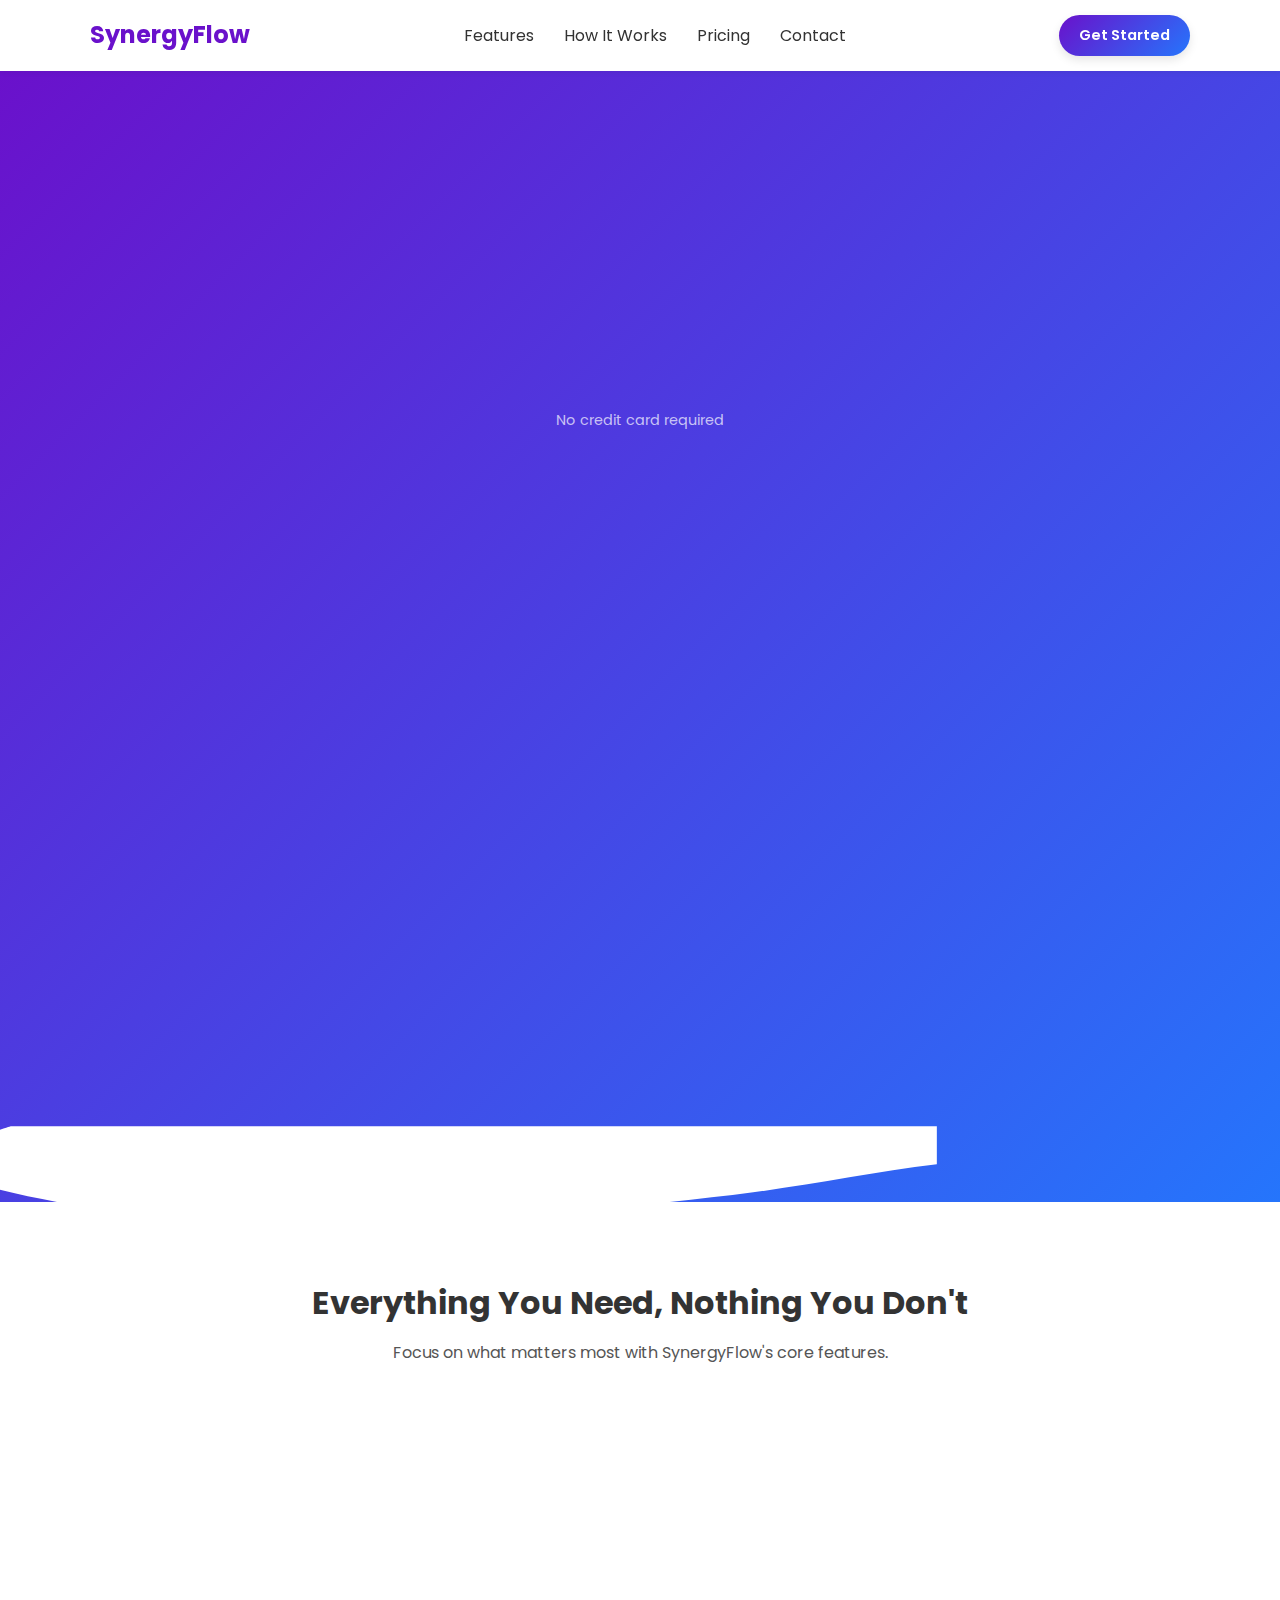
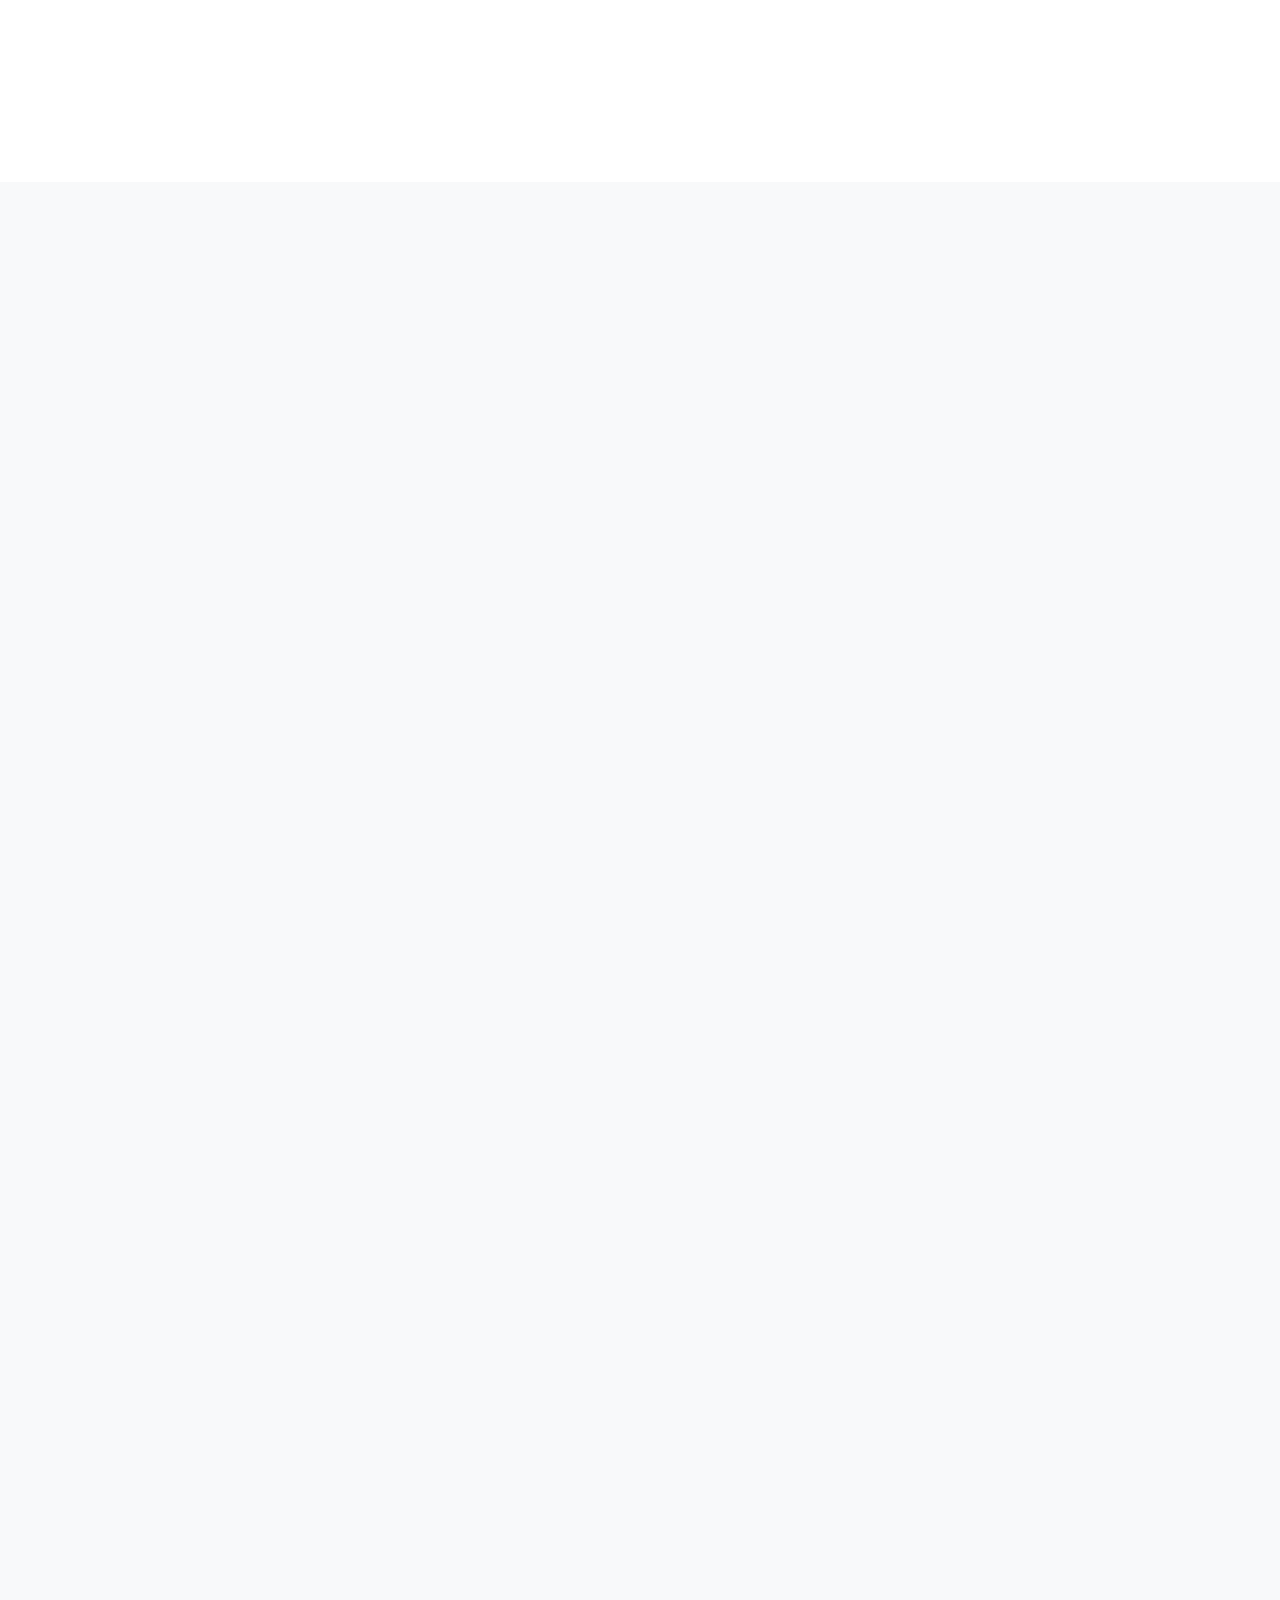
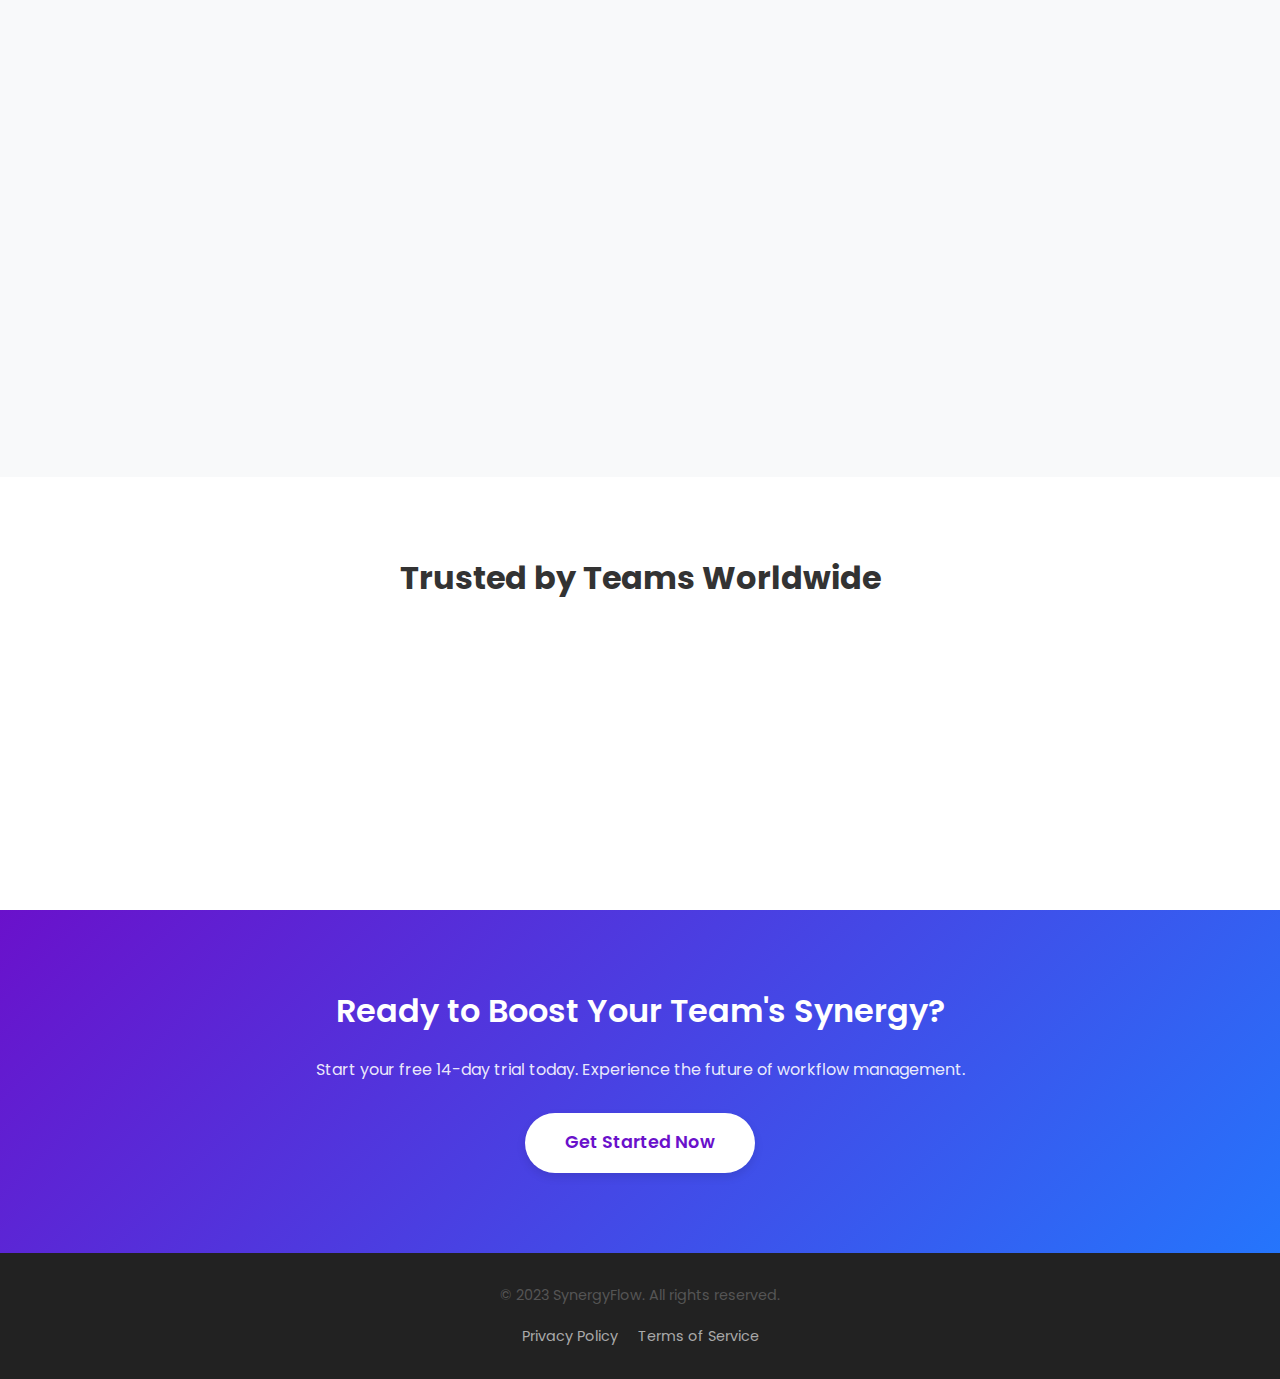
<file: index.html>
<!DOCTYPE html>
<html lang="en">
<head>
    <meta charset="UTF-8">
    <meta name="viewport" content="width=device-width, initial-scale=1.0">
    <title>SynergyFlow - Streamline Your Workflow</title>
    <link rel="stylesheet" href="css/style.css">
    <!-- Optional: Add Google Fonts -->
    <link rel="preconnect" href="https://fonts.googleapis.com">
    <link rel="preconnect" href="https://fonts.gstatic.com" crossorigin>
    <link href="https://fonts.googleapis.com/css2?family=Poppins:wght@300;400;600;700&display=swap" rel="stylesheet">
    <!-- Optional: Add an icon library like Font Awesome -->
    <!-- <link rel="stylesheet" href="https://cdnjs.cloudflare.com/ajax/libs/font-awesome/6.0.0/css/all.min.css"> -->
</head>
<body>

    <header class="site-header">
        <div class="container">
            <nav class="main-nav">
                <a href="#" class="logo">SynergyFlow</a>
                <ul>
                    <li><a href="#features">Features</a></li>
                    <li><a href="#how-it-works">How It Works</a></li>
                    <li><a href="pricing.html">Pricing</a></li>
                    <li><a href="contact.html">Contact</a></li>
                </ul>
                <a href="#" class="cta-button nav-cta">Get Started</a>
            </nav>
        </div>
    </header>

    <main>
        <!-- Hero Section -->
        <section id="hero" class="hero-section">
            <div class="container hero-content">
                <div class="hero-text">
                    <h1 class="animate-on-load">Unlock Peak Productivity</h1>
                    <p class="animate-on-load delay-1">SynergyFlow helps teams collaborate seamlessly, manage tasks efficiently, and achieve goals faster. All in one intuitive platform.</p>
                    <a href="pricing.html" class="cta-button hero-cta animate-on-load delay-2">Try Free for 14 Days</a>
                    <span>No credit card required</span>
                </div>
                <div class="hero-image animate-on-load delay-3">
                    <!-- Placeholder: Replace with your product screenshot/illustration -->
                    <img src="images/hero-image.png" alt="SynergyFlow dashboard illustration" >
                </div>
            </div>
             <div class="custom-shape-divider-bottom-1701111447">
                <svg data-name="Layer 1" xmlns="http://www.w3.org/2000/svg" viewBox="0 0 1200 120" preserveAspectRatio="none">
                    <path d="M321.39,56.44c58-10.79,114.16-30.13,172-41.86,82.39-17.34,168.64-28.34,254.44-39.44,49.3-6.48,98.67-7.51,148.45-8.33,21.11-.34,42.29.38,63.11,1.56,11.53.67,23.06,1.63,34.49,2.83,15.21,1.61,30.42,3.57,45.33,5.89,14.91,2.32,29.83,4.95,44.49,7.87,20.19,4.06,40.27,8.93,59.64,14.44,19.6,5.57,38.42,11.96,56.11,19.07,17.71,7.11,34.79,15.13,50.89,23.84,10.08,5.45,19.6,11.43,28.73,17.82,1.83,1.28,3.61,2.6,5.32,3.95l-1.79.13C1188.74,113.64,1188.74,113.64,1188.74,113.64c-11.81,0-23.63,0-35.44,0H321.39Z" class="shape-fill"></path>
                </svg>
            </div>
        </section>

        <!-- Features Section -->
        <section id="features" class="features-section">
            <div class="container">
                <h2 class="section-title">Everything You Need, Nothing You Don't</h2>
                <p class="section-subtitle">Focus on what matters most with SynergyFlow's core features.</p>
                <div class="features-grid">
                    <div class="feature-item animate-on-scroll fade-in">
                        <!-- Replace with actual icon -->
                        <div class="feature-icon">🚀</div>
                        <h3>Real-time Collaboration</h3>
                        <p>Work together on documents, tasks, and projects simultaneously.</p>
                    </div>
                    <div class="feature-item animate-on-scroll fade-in">
                         <!-- Replace with actual icon -->
                        <div class="feature-icon">✅</div>
                        <h3>Smart Task Management</h3>
                        <p>Organize, assign, and track tasks with intuitive boards and lists.</p>
                    </div>
                    <div class="feature-item animate-on-scroll fade-in">
                         <!-- Replace with actual icon -->
                        <div class="feature-icon">📊</div>
                        <h3>Insightful Analytics</h3>
                        <p>Gain valuable insights into team performance and project progress.</p>
                    </div>
                </div>
            </div>
        </section>

        <!-- How It Works / Showcase Section -->
        <section id="how-it-works" class="showcase-section">
            <div class="container">
                 <div class="showcase-item animate-on-scroll slide-in-left">
                    <div class="showcase-image">
                        <img src="images/feature-icon-1.svg" alt="Illustration for step 1">
                    </div>
                    <div class="showcase-text">
                        <h2>1. Set Up Your Workspace</h2>
                        <p>Create projects, invite your team members, and customize your workflow in minutes.</p>
                    </div>
                </div>
                 <div class="showcase-item alt-layout animate-on-scroll slide-in-right">
                     <div class="showcase-text">
                        <h2>2. Collaborate & Organize</h2>
                        <p>Assign tasks, share files, communicate in context, and keep everything organized.</p>
                    </div>
                     <div class="showcase-image">
                        <img src="images/feature-icon-2.svg" alt="Illustration for step 2">
                    </div>
                </div>
                 <div class="showcase-item animate-on-scroll slide-in-left">
                    <div class="showcase-image">
                        <img src="images/feature-icon-3.svg" alt="Illustration for step 3">
                    </div>
                    <div class="showcase-text">
                        <h2>3. Track & Achieve</h2>
                        <p>Monitor progress with visual dashboards and reports. Celebrate milestones together.</p>
                    </div>
                </div>
            </div>
        </section>

        <!-- Testimonials Section (Example) -->
        <section id="testimonials" class="testimonials-section">
            <div class="container">
                 <h2 class="section-title">Trusted by Teams Worldwide</h2>
                 <div class="testimonial-grid">
                     <div class="testimonial-item animate-on-scroll fade-in">
                         <blockquote>"SynergyFlow revolutionized how our team works. We're more organized and productive than ever before!"</blockquote>
                         <p class="author">- Jane Doe, Project Manager @ TechCorp</p>
                     </div>
                      <div class="testimonial-item animate-on-scroll fade-in">
                         <blockquote>"The simplicity and power of SynergyFlow are unmatched. It integrated perfectly into our existing processes."</blockquote>
                         <p class="author">- John Smith, CEO @ Innovate Solutions</p>
                     </div>
                 </div>
            </div>
        </section>

         <!-- Call to Action Section -->
        <section id="cta" class="cta-section">
            <div class="container">
                <h2>Ready to Boost Your Team's Synergy?</h2>
                <p>Start your free 14-day trial today. Experience the future of workflow management.</p>
                <a href="#" class="cta-button cta-main">Get Started Now</a>
            </div>
        </section>
        

    </main>

    <footer class="site-footer-bottom">
        <div class="container">
            <p>© 2023 SynergyFlow. All rights reserved.</p>
            <ul class="footer-links">
                <li><a href="#">Privacy Policy</a></li>
                <li><a href="#">Terms of Service</a></li>
            </ul>
        </div>
    </footer>

    <script src="js/script.js"></script>
</body>
</html>
</file>
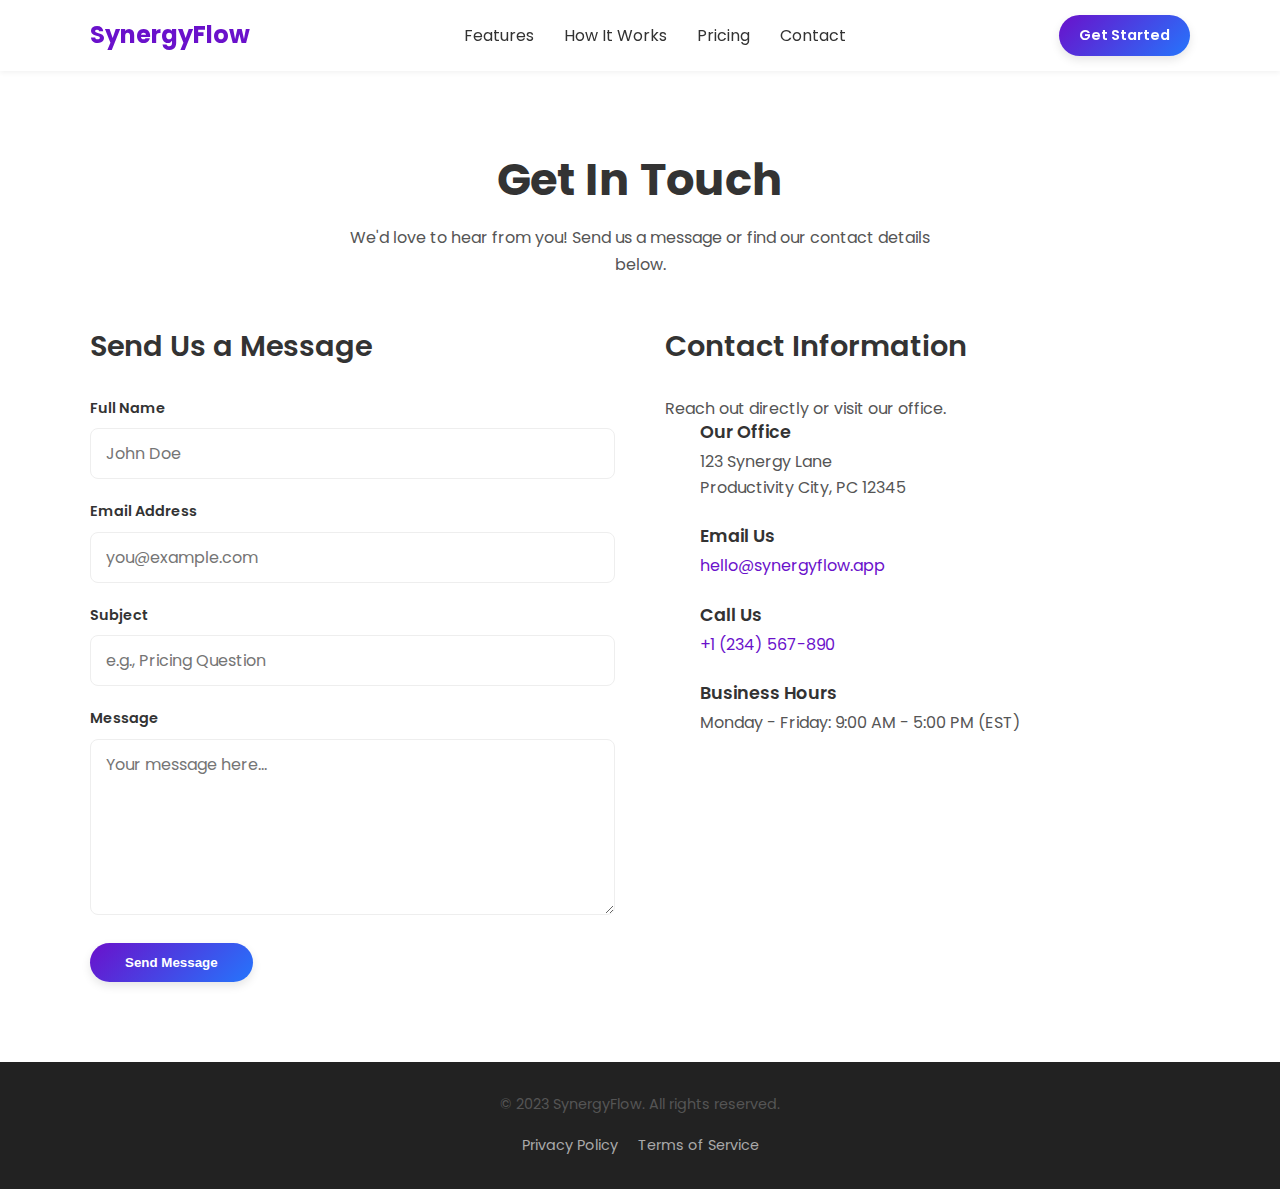
<file: contact.html>
<!DOCTYPE html>
<html lang="en">
<head>
    <meta charset="UTF-8">
    <meta name="viewport" content="width=device-width, initial-scale=1.0">
    <title>Contact Us - SynergyFlow</title>
    <link rel="stylesheet" href="css/style.css">
    <!-- Optional: Add Google Fonts -->
    <link rel="preconnect" href="https://fonts.googleapis.com">
    <link rel="preconnect" href="https://fonts.gstatic.com" crossorigin>
    <link href="https://fonts.googleapis.com/css2?family=Poppins:wght@300;400;600;700&display=swap" rel="stylesheet">
     <!-- Optional: Add icon library if using icons for contact info -->
    <!-- <link rel="stylesheet" href="https://cdnjs.cloudflare.com/ajax/libs/font-awesome/6.0.0/css/all.min.css"> -->
</head>
<body>

    <header class="site-header">
        <div class="container">
             <!-- === PASTE THE UPDATED <nav> FROM STEP 1 HERE === -->
             <nav class="main-nav">
                <a href="index.html" class="logo">SynergyFlow</a>
                <ul>
                    <li><a href="index.html#features">Features</a></li>
                    <li><a href="index.html#how-it-works">How It Works</a></li>
                    <li><a href="pricing.html">Pricing</a></li>
                    <li><a href="contact.html">Contact</a></li>
                </ul>
                <a href="contact.html#contact-form-section" class="cta-button nav-cta">Get Started</a>
            </nav>
            <!-- =============================================== -->
        </div>
    </header>

    <main>
        <!-- Contact Section -->
        <section id="contact-form-section" class="contact-section-page">
            <div class="container">
                <h1 class="section-title">Get In Touch</h1>
                <p class="section-subtitle">We'd love to hear from you! Send us a message or find our contact details below.</p>

                <div class="contact-layout">
                    <!-- Contact Form -->
                    <div class="contact-form animate-on-scroll slide-in-left">
                        <h2>Send Us a Message</h2>
                        <form action="#" method="POST"> <!-- Add your form action URL here -->
                            <div class="form-group">
                                <label for="name">Full Name</label>
                                <input type="text" id="name" name="name" placeholder="John Doe" required>
                            </div>
                            <div class="form-group">
                                <label for="email">Email Address</label>
                                <input type="email" id="email" name="email" placeholder="you@example.com" required>
                            </div>
                            <div class="form-group">
                                <label for="subject">Subject</label>
                                <input type="text" id="subject" name="subject" placeholder="e.g., Pricing Question">
                            </div>
                            <div class="form-group">
                                <label for="message">Message</label>
                                <textarea id="message" name="message" rows="6" placeholder="Your message here..." required></textarea>
                            </div>
                            <button type="submit" class="cta-button">Send Message</button>
                        </form>
                    </div>

                    <!-- Contact Information -->
                    <div class="contact-info animate-on-scroll slide-in-right">
                        <h2>Contact Information</h2>
                        <p>Reach out directly or visit our office.</p>

                        <div class="info-item">
                             <!-- Add icon here if desired: <i class="fas fa-map-marker-alt"></i> -->
                            <h4>Our Office</h4>
                            <p>123 Synergy Lane<br>Productivity City, PC 12345</p>
                        </div>

                         <div class="info-item">
                             <!-- Add icon here if desired: <i class="fas fa-envelope"></i> -->
                            <h4>Email Us</h4>
                            <p><a href="mailto:hello@synergyflow.app">hello@synergyflow.app</a></p>
                        </div>

                        <div class="info-item">
                             <!-- Add icon here if desired: <i class="fas fa-phone"></i> -->
                            <h4>Call Us</h4>
                            <p><a href="tel:+1234567890">+1 (234) 567-890</a></p>
                        </div>

                        <div class="info-item">
                             <h4>Business Hours</h4>
                            <p>Monday - Friday: 9:00 AM - 5:00 PM (EST)</p>
                        </div>
                    </div>
                </div>
            </div>
        </section>
         <!-- Optional: Add a map section here if needed -->

    </main>

    <!-- === PASTE THE FOOTER from index.html HERE === -->
     <footer class="site-footer-bottom">
       <div class="container">
            <p>© 2023 SynergyFlow. All rights reserved.</p>
            <ul class="footer-links">
                <li><a href="#">Privacy Policy</a></li>
                <li><a href="#">Terms of Service</a></li>
            </ul>
        </div>
    </footer>
    <!-- ============================================= -->

    <script src="js/script.js"></script>
</body>
</html>
</file>
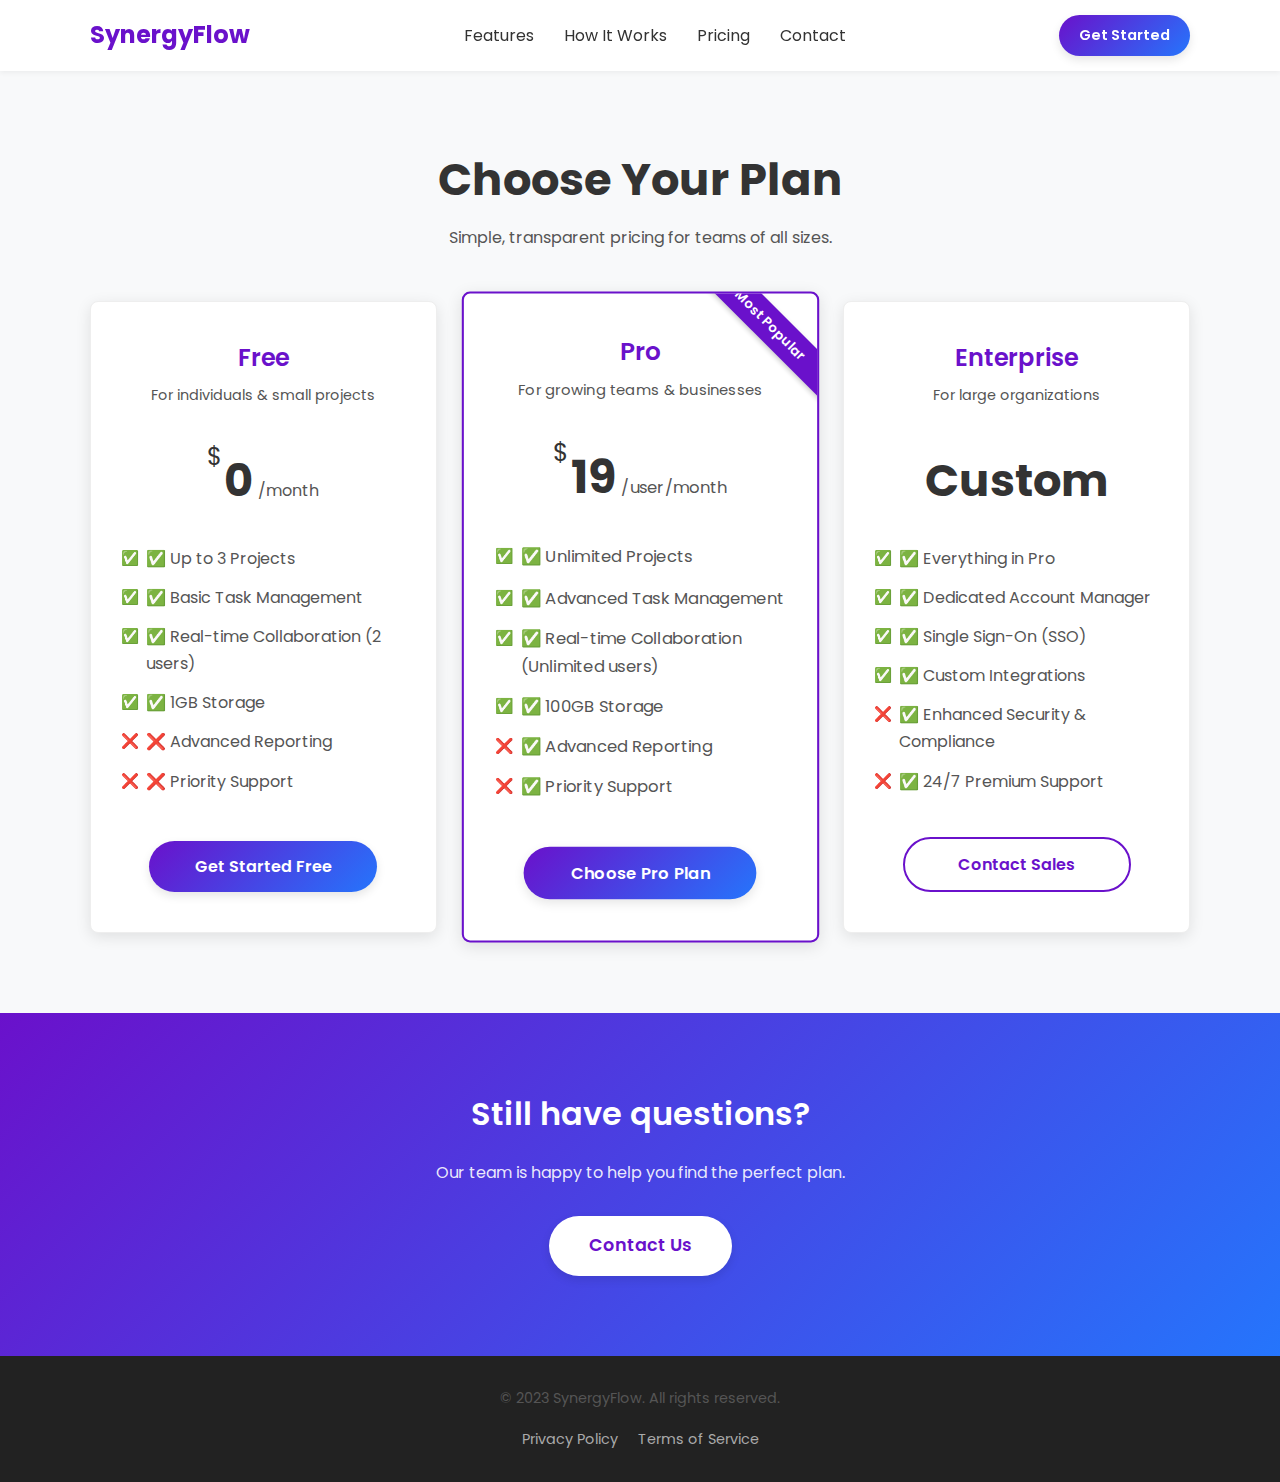
<file: pricing.html>
<!DOCTYPE html>
<html lang="en">
<head>
    <meta charset="UTF-8">
    <meta name="viewport" content="width=device-width, initial-scale=1.0">
    <title>Pricing - SynergyFlow</title>
    <link rel="stylesheet" href="css/style.css">
    <!-- Optional: Add Google Fonts -->
    <link rel="preconnect" href="https://fonts.googleapis.com">
    <link rel="preconnect" href="https://fonts.gstatic.com" crossorigin>
    <link href="https://fonts.googleapis.com/css2?family=Poppins:wght@300;400;600;700&display=swap" rel="stylesheet">
</head>
<body>

    <header class="site-header">
        <div class="container">
            <!-- === PASTE THE UPDATED <nav> FROM STEP 1 HERE === -->
            <nav class="main-nav">
                <a href="index.html" class="logo">SynergyFlow</a>
                <ul>
                    <li><a href="index.html#features">Features</a></li>
                    <li><a href="index.html#how-it-works">How It Works</a></li>
                    <li><a href="pricing.html">Pricing</a></li>
                    <li><a href="contact.html">Contact</a></li>
                </ul>
                <a href="contact.html#contact-form-section" class="cta-button nav-cta">Get Started</a>
            </nav>
             <!-- =============================================== -->
        </div>
    </header>

    <main>
        <!-- Pricing Section -->
        <section id="pricing-details" class="pricing-section-page">
            <div class="container">
                <h1 class="section-title">Choose Your Plan</h1>
                <p class="section-subtitle">Simple, transparent pricing for teams of all sizes.</p>

                <div class="pricing-grid">
                    <!-- Pricing Card 1: Free -->
                    <div class="pricing-card animate-on-scroll fade-in">
                        <h3>Free</h3>
                        <p class="plan-desc">For individuals & small projects</p>
                        <div class="price"><sup>$</sup>0<span>/month</span></div>
                        <ul class="features-list">
                            <li>✅ Up to 3 Projects</li>
                            <li>✅ Basic Task Management</li>
                            <li>✅ Real-time Collaboration (2 users)</li>
                            <li>✅ 1GB Storage</li>
                            <li>❌ Advanced Reporting</li>
                            <li>❌ Priority Support</li>
                        </ul>
                        <a href="#" class="cta-button pricing-cta">Get Started Free</a>
                    </div>

                    <!-- Pricing Card 2: Pro (Highlight) -->
                    <div class="pricing-card popular animate-on-scroll fade-in">
                        <span class="popular-badge">Most Popular</span>
                        <h3>Pro</h3>
                        <p class="plan-desc">For growing teams & businesses</p>
                        <div class="price"><sup>$</sup>19<span>/user/month</span></div>
                         <ul class="features-list">
                            <li>✅ Unlimited Projects</li>
                            <li>✅ Advanced Task Management</li>
                            <li>✅ Real-time Collaboration (Unlimited users)</li>
                            <li>✅ 100GB Storage</li>
                            <li>✅ Advanced Reporting</li>
                            <li>✅ Priority Support</li>
                        </ul>
                        <a href="#" class="cta-button pricing-cta">Choose Pro Plan</a>
                    </div>

                    <!-- Pricing Card 3: Enterprise -->
                    <div class="pricing-card animate-on-scroll fade-in">
                        <h3>Enterprise</h3>
                        <p class="plan-desc">For large organizations</p>
                        <div class="price">Custom</div>
                         <ul class="features-list">
                            <li>✅ Everything in Pro</li>
                            <li>✅ Dedicated Account Manager</li>
                            <li>✅ Single Sign-On (SSO)</li>
                            <li>✅ Custom Integrations</li>
                            <li>✅ Enhanced Security & Compliance</li>
                            <li>✅ 24/7 Premium Support</li>
                        </ul>
                        <a href="contact.html" class="cta-button pricing-cta secondary">Contact Sales</a> <!-- Link to contact -->
                    </div>
                </div>
            </div>
        </section>

        <!-- Optional: Add a CTA Section if desired -->
        <section id="cta" class="cta-section">
             <div class="container">
                <h2>Still have questions?</h2>
                <p>Our team is happy to help you find the perfect plan.</p>
                <a href="contact.html" class="cta-button cta-main">Contact Us</a>
            </div>
        </section>

    </main>

    <!-- === PASTE THE FOOTER from index.html HERE === -->
    <footer class="site-footer-bottom">
       <div class="container">
            <p>© 2023 SynergyFlow. All rights reserved.</p>
            <ul class="footer-links">
                <li><a href="#">Privacy Policy</a></li>
                <li><a href="#">Terms of Service</a></li>
            </ul>
        </div>
    </footer>
    <!-- ============================================= -->


    <script src="js/script.js"></script>
</body>
</html>
</file>
<file: css/style.css>
/* --- Base & Reset --- */
:root {
    --primary-color: #6a11cb;
    /* Deep Purple */
    --secondary-color: #2575fc;
    /* Bright Blue */
    --gradient-bg: linear-gradient(135deg, var(--primary-color) 0%, var(--secondary-color) 100%);
    --text-color: #333;
    --text-light: #555;
    --bg-color: #fff;
    --bg-light-gray: #f8f9fa;
    --border-color: #eee;
    --white: #ffffff;
    --heading-font: 'Poppins', sans-serif;
    --body-font: 'Poppins', sans-serif;
    --base-font-size: 16px;
    --container-width: 1140px;
    --border-radius: 8px;
    --box-shadow: 0 4px 15px rgba(0, 0, 0, 0.1);
    --transition-speed: 0.3s;
}

* {
    box-sizing: border-box;
    margin: 0;
    padding: 0;
}

html {
    scroll-behavior: smooth;
    /* Smooth scrolling for anchor links */
}

body {
    font-family: var(--body-font);
    font-size: var(--base-font-size);
    line-height: 1.7;
    color: var(--text-color);
    background-color: var(--bg-color);
    overflow-x: hidden;
    /* Prevent horizontal scroll */
}

h1,
h2,
h3,
h4,
h5,
h6 {
    font-family: var(--heading-font);
    font-weight: 600;
    line-height: 1.3;
    margin-bottom: 0.75em;
    color: var(--text-color);
}

h1 {
    font-size: 2.8rem;
    font-weight: 700;
}

h2 {
    font-size: 2rem;
}

h3 {
    font-size: 1.4rem;
}

p {
    margin-bottom: 1em;
    color: var(--text-light);
}

a {
    text-decoration: none;
    color: var(--primary-color);
    transition: color var(--transition-speed) ease;
}

a:hover {
    color: var(--secondary-color);
}

img {
    max-width: 100%;
    height: auto;
    display: block;
}

.container {
    max-width: var(--container-width);
    margin: 0 auto;
    padding: 0 20px;
    /* Add padding for smaller screens */
}

/* --- Header & Navigation --- */
.site-header {
    background-color: var(--white);
    padding: 15px 0;
    position: sticky;
    /* Sticky header */
    top: 0;
    left: 0;
    width: 100%;
    z-index: 1000;
    box-shadow: 0 2px 5px rgba(0, 0, 0, 0.05);
}

.main-nav {
    display: flex;
    justify-content: space-between;
    align-items: center;
}

.logo {
    font-size: 1.5rem;
    font-weight: 700;
    color: var(--primary-color);
}

.logo:hover {
    color: var(--secondary-color);
}

.main-nav ul {
    list-style: none;
    display: flex;
    gap: 30px;
}

.main-nav ul li a {
    color: var(--text-color);
    font-weight: 400;
    padding-bottom: 5px;
    position: relative;
}

.main-nav ul li a::after {
    content: '';
    position: absolute;
    bottom: 0;
    left: 0;
    width: 0;
    height: 2px;
    background: var(--gradient-bg);
    transition: width var(--transition-speed) ease;
}

.main-nav ul li a:hover::after {
    width: 100%;
}

/* --- Buttons --- */
.cta-button {
    display: inline-block;
    background: var(--gradient-bg);
    color: var(--white);
    padding: 12px 28px;
    border-radius: 50px;
    /* Pill shape */
    font-weight: 600;
    text-align: center;
    transition: transform var(--transition-speed) ease, box-shadow var(--transition-speed) ease;
    box-shadow: 0 4px 10px rgba(0, 0, 0, 0.1);
    border: none;
    cursor: pointer;
}

.cta-button:hover {
    transform: translateY(-2px);
    box-shadow: 0 6px 15px rgba(0, 0, 0, 0.15);
    color: var(--white);
    /* Keep text white on hover */
}

.nav-cta {
    padding: 8px 20px;
    font-size: 0.9rem;
}

/* --- Hero Section --- */
.hero-section {
    background: var(--gradient-bg);
    color: var(--white);
    padding: 100px 0 150px 0;
    /* More padding bottom for shape */
    text-align: center;
    position: relative;
    overflow: hidden;
    /* Needed for shape divider */
}

.hero-content {
    display: flex;
    flex-direction: column;
    /* Stack text and image on small screens */
    align-items: center;
    gap: 40px;
}

.hero-text {
    max-width: 650px;
    margin-bottom: 30px;
    /* Space before image */
}

.hero-text h1 {
    color: var(--white);
    margin-bottom: 0.5em;
}

.hero-text p {
    color: rgba(255, 255, 255, 0.85);
    font-size: 1.1rem;
    margin-bottom: 1.5em;
}

.hero-cta {
    font-size: 1.1rem;
    padding: 15px 35px;
    margin-bottom: 10px;
}

.hero-text span {
    display: block;
    font-size: 0.9rem;
    color: rgba(255, 255, 255, 0.7);
}

.hero-image img {
    border-radius: var(--border-radius);
    box-shadow: 0 10px 30px rgba(0, 0, 0, 0.2);
    max-width: 80%;
    /* Adjust size */
    margin: 0 auto;
}

/* --- Shape Divider --- */
.custom-shape-divider-bottom-1701111447 {
    position: absolute;
    bottom: 0;
    left: 0;
    width: 100%;
    overflow: hidden;
    line-height: 0;
    transform: rotate(180deg);
}

.custom-shape-divider-bottom-1701111447 svg {
    position: relative;
    display: block;
    width: calc(100% + 1.3px);
    height: 80px;
    /* Adjust height */
}

.custom-shape-divider-bottom-1701111447 .shape-fill {
    fill: var(--bg-color);
    /* Color of the section below */
}

/* --- General Section Styling --- */
.features-section,
.showcase-section,
.testimonials-section,
.cta-section {
    padding: 80px 0;
}

.section-title {
    text-align: center;
    margin-bottom: 15px;
    font-weight: 700;
}

.section-subtitle {
    text-align: center;
    max-width: 600px;
    margin: 0 auto 50px auto;
    color: var(--text-light);
}

/* --- Features Section --- */
.features-section {
    background-color: var(--bg-color);
}

.features-grid {
    display: grid;
    grid-template-columns: repeat(auto-fit, minmax(280px, 1fr));
    gap: 40px;
    margin-top: 50px;
}

.feature-item {
    text-align: center;
    padding: 30px;
    background-color: var(--white);
    border-radius: var(--border-radius);
    box-shadow: var(--box-shadow);
    transition: transform var(--transition-speed) ease;
}

.feature-item:hover {
    transform: translateY(-5px);
}

.feature-icon {
    font-size: 2.5rem;
    /* Adjust if using image/SVG icons */
    margin-bottom: 20px;
    color: var(--primary-color);
    /* If using images: */
    /* width: 60px; height: 60px; margin: 0 auto 20px auto; */
}

.feature-item h3 {
    margin-bottom: 10px;
}

/* --- Showcase Section --- */
.showcase-section {
    background-color: var(--bg-light-gray);
}

.showcase-item {
    display: flex;
    align-items: center;
    gap: 60px;
    margin-bottom: 80px;
}

.showcase-item:last-child {
    margin-bottom: 0;
}

.showcase-image {
    flex: 1;
    text-align: center;
    /* Center image within its container */
}

.showcase-image img {
    max-width: 450px;
    /* Control image size */
    margin: 0 auto;
    border-radius: var(--border-radius);
    box-shadow: var(--box-shadow);
}

.showcase-text {
    flex: 1;
}

.showcase-text h2 {
    font-size: 1.8rem;
    margin-bottom: 15px;
}

/* Alternating Layout */
.showcase-item.alt-layout {
    flex-direction: row-reverse;
}

/* --- Testimonials Section --- */
.testimonials-section {
    background-color: var(--bg-color);
}

.testimonial-grid {
    display: grid;
    grid-template-columns: repeat(auto-fit, minmax(300px, 1fr));
    gap: 30px;
    margin-top: 50px;
}

.testimonial-item {
    background-color: var(--bg-light-gray);
    padding: 30px;
    border-radius: var(--border-radius);
    border-left: 5px solid var(--primary-color);
    box-shadow: 0 2px 8px rgba(0, 0, 0, 0.07);
}

.testimonial-item blockquote {
    font-style: italic;
    margin-bottom: 15px;
    color: var(--text-color);
    position: relative;
    padding-left: 25px;
    /* Space for quote mark */
}

.testimonial-item blockquote::before {
    content: '“';
    font-size: 3rem;
    color: var(--primary-color);
    opacity: 0.3;
    position: absolute;
    left: -10px;
    top: -10px;
    line-height: 1;
}

.testimonial-item .author {
    font-weight: 600;
    color: var(--text-light);
    font-size: 0.9rem;
    margin-bottom: 0;
    text-align: right;
}


/* --- CTA Section --- */
.cta-section {
    background: var(--gradient-bg);
    color: var(--white);
    text-align: center;
}

.cta-section h2 {
    color: var(--white);
}

.cta-section p {
    color: rgba(255, 255, 255, 0.9);
    margin-bottom: 30px;
}

.cta-main {
    background: var(--white);
    color: var(--primary-color);
    font-size: 1.1rem;
    padding: 15px 40px;
}

.cta-main:hover {
    background: #f0f0f0;
    /* Slightly different hover for contrast */
    color: var(--secondary-color);
}


/* --- Footer --- */
.site-footer-bottom {
    background-color: #222;
    /* Darker footer */
    color: #aaa;
    padding: 30px 0;
    text-align: center;
}

.site-footer-bottom .container {
    display: flex;
    flex-direction: column;
    align-items: center;
    gap: 15px;
}

.site-footer-bottom p {
    margin-bottom: 0;
    font-size: 0.9rem;
}

.footer-links {
    list-style: none;
    padding: 0;
    margin: 0;
    display: flex;
    gap: 20px;
}

.footer-links a {
    color: #aaa;
    font-size: 0.9rem;
}

.footer-links a:hover {
    color: var(--white);
}

/* --- Animation Base Styles --- */
/* Initial states for elements that will be animated on scroll */
.animate-on-scroll {
    opacity: 0;
    transition: opacity 0.8s ease-out, transform 0.8s ease-out;
}

.fade-in {
    /* Already has opacity: 0 */
}

.slide-in-left {
    transform: translateX(-80px);
}

.slide-in-right {
    transform: translateX(80px);
}

.slide-in-up {
    /* Example if you want to use this */
    transform: translateY(50px);
}

/* The state when the element becomes visible */
.animate-on-scroll.is-visible {
    opacity: 1;
    transform: translate(0, 0);
    /* Reset transforms */
}

/* --- Simple Load Animations for Hero --- */
.animate-on-load {
    opacity: 0;
    transform: translateY(20px);
    animation: fadeInUp 0.8s ease-out forwards;
}

.animate-on-load.delay-1 {
    animation-delay: 0.2s;
}

.animate-on-load.delay-2 {
    animation-delay: 0.4s;
}

.animate-on-load.delay-3 {
    animation-delay: 0.6s;
}


@keyframes fadeInUp {
    to {
        opacity: 1;
        transform: translateY(0);
    }
}

/* --- Responsiveness --- */
@media (max-width: 992px) {
    :root {
        --container-width: 960px;
    }

    h1 {
        font-size: 2.5rem;
    }

    h2 {
        font-size: 1.8rem;
    }

    .showcase-item,
    .showcase-item.alt-layout {
        flex-direction: column;
        /* Stack showcase items */
        text-align: center;
    }

    .showcase-item.alt-layout .showcase-text {
        order: -1;
        /* Ensure text comes first in alt layout when stacked */
    }

    .showcase-image img {
        max-width: 70%;
    }

    /* Adjust image size */
}

@media (max-width: 768px) {
    :root {
        --container-width: 720px;
    }

    h1 {
        font-size: 2.2rem;
    }

    .main-nav ul {
        /* Basic mobile menu toggle could be added here, hiding by default */
        display: none;
        /* Simplest approach: hide nav links */
        /* For a real project, implement a JS toggle for a burger menu */
    }

    .nav-cta {
        /* Keep the CTA visible maybe */
    }

    .hero-content {
        flex-direction: column;
    }

    .hero-text {
        text-align: center;
    }

    .hero-image img {
        max-width: 90%;
    }

    .features-grid {
        grid-template-columns: 1fr;
        /* Stack features */
    }

    .showcase-image img {
        max-width: 80%;
    }

    .testimonial-grid {
        grid-template-columns: 1fr;
    }

    .site-footer-bottom .container {
        flex-direction: column;
        gap: 10px;
    }

    .footer-links {
        margin-top: 10px;
    }

    /* Adjust animation trigger points if needed */
    .slide-in-left,
    .slide-in-right {
        transform: translateY(50px);
        /* Change horizontal to vertical slide on mobile */
    }
}

@media (max-width: 576px) {
    :root {
        --base-font-size: 15px;
    }

    h1 {
        font-size: 2rem;
    }

    .hero-section {
        padding: 80px 0 120px 0;
    }

    .hero-cta {
        padding: 12px 30px;
    }

    .section-title {
        font-size: 1.6rem;
    }

    .section-subtitle {
        margin-bottom: 30px;
    }

    .features-section,
    .showcase-section,
    .testimonials-section,
    .cta-section {
        padding: 60px 0;
    }

    .showcase-item {
        gap: 30px;
        margin-bottom: 50px;
    }
}

/* --- Pricing Page Styles --- */
.pricing-section-page {
    padding: 80px 0;
    background-color: var(--bg-light-gray);
    /* Example background */
}

.pricing-grid {
    display: grid;
    grid-template-columns: repeat(auto-fit, minmax(300px, 1fr));
    gap: 30px;
    margin-top: 50px;
    align-items: stretch;
    /* Make cards same height */
}

.pricing-card {
    background-color: var(--white);
    border-radius: var(--border-radius);
    padding: 40px 30px;
    text-align: center;
    box-shadow: var(--box-shadow);
    border: 1px solid var(--border-color);
    display: flex;
    flex-direction: column;
    /* Align content vertically */
    position: relative;
    /* For popular badge */
    overflow: hidden;
    /* For popular badge */
    transition: transform 0.3s ease, box-shadow 0.3s ease;
}

.pricing-card:hover {
    transform: translateY(-5px);
    box-shadow: 0 8px 25px rgba(0, 0, 0, 0.12);
}


.pricing-card h3 {
    font-size: 1.5rem;
    margin-bottom: 10px;
    color: var(--primary-color);
}

.pricing-card .plan-desc {
    color: var(--text-light);
    font-size: 0.9rem;
    min-height: 40px;
    /* Reserve space */
    margin-bottom: 20px;
}

.pricing-card .price {
    font-size: 2.8rem;
    font-weight: 700;
    color: var(--text-color);
    margin-bottom: 25px;
}

.pricing-card .price sup {
    font-size: 1.5rem;
    font-weight: 400;
    position: relative;
    top: -15px;
    margin-right: 2px;
}

.pricing-card .price span {
    font-size: 1rem;
    font-weight: 400;
    color: var(--text-light);
    margin-left: 5px;
}

.pricing-card .features-list {
    list-style: none;
    padding: 0;
    margin: 0 0 30px 0;
    text-align: left;
    flex-grow: 1;
    /* Makes list take available space */
}

.pricing-card .features-list li {
    margin-bottom: 12px;
    color: var(--text-light);
    position: relative;
    padding-left: 25px;
    /* Space for icon */
}

.pricing-card .features-list li::before {
    content: '✅';
    /* Use text emoji or background-image */
    position: absolute;
    left: 0;
    top: 1px;
    color: #28a745;
    /* Green check */
    font-size: 0.9em;
}

.pricing-card .features-list li:nth-child(n+5)::before {
    /* Style for excluded features */
    content: '❌';
    color: #dc3545;
    /* Red cross */
}

/* If you want different icons per plan, add specific classes */


.pricing-cta {
    margin-top: auto;
    /* Push button to bottom */
    width: 80%;
    max-width: 250px;
    margin-left: auto;
    margin-right: auto;
}

.pricing-cta.secondary {
    background: none;
    border: 2px solid var(--primary-color);
    color: var(--primary-color);
    box-shadow: none;
}

.pricing-cta.secondary:hover {
    background: var(--primary-color);
    color: var(--white);
    transform: none;
    /* Disable hover transform for this one if desired */
    box-shadow: 0 4px 10px rgba(0, 0, 0, 0.1);
}

/* Highlighted 'Popular' Plan */
.pricing-card.popular {
    border: 2px solid var(--primary-color);
    transform: scale(1.03);
    /* Slightly larger */
    z-index: 10;
}

.pricing-card.popular:hover {
    transform: scale(1.03) translateY(-5px);
    /* Combine scaling and lift */
}

.popular-badge {
    position: absolute;
    top: 15px;
    right: -40px;
    background: var(--primary-color);
    color: var(--white);
    padding: 5px 40px;
    font-size: 0.8rem;
    font-weight: 600;
    transform: rotate(45deg);
    box-shadow: 0 2px 5px rgba(0, 0, 0, 0.2);
}


/* --- Contact Page Styles --- */
.contact-section-page {
    padding: 80px 0;
    background-color: var(--bg-color);
    /* Example background */
}

.contact-layout {
    display: grid;
    grid-template-columns: repeat(auto-fit, minmax(350px, 1fr));
    /* Flexible grid */
    gap: 50px;
    margin-top: 50px;
    align-items: start;
    /* Align items to the top */
}

.contact-form h2,
.contact-info h2 {
    margin-bottom: 30px;
    font-size: 1.8rem;
}

/* Form Styling */
.form-group {
    margin-bottom: 20px;
}

.form-group label {
    display: block;
    margin-bottom: 8px;
    font-weight: 600;
    font-size: 0.9rem;
    color: var(--text-color);
}

.form-group input[type="text"],
.form-group input[type="email"],
.form-group textarea {
    width: 100%;
    padding: 12px 15px;
    border: 1px solid var(--border-color);
    border-radius: var(--border-radius);
    font-size: 1rem;
    font-family: var(--body-font);
    transition: border-color var(--transition-speed) ease, box-shadow var(--transition-speed) ease;
}

.form-group input[type="text"]:focus,
.form-group input[type="email"]:focus,
.form-group textarea:focus {
    outline: none;
    border-color: var(--primary-color);
    box-shadow: 0 0 0 3px rgba(106, 17, 203, 0.15);
    /* Focus ring */
}

.form-group textarea {
    resize: vertical;
    /* Allow vertical resize */
    min-height: 120px;
}

.contact-form button[type="submit"] {
    width: auto;
    /* Don't force full width */
    padding: 12px 35px;
    cursor: pointer;
}

/* Contact Info Styling */
.contact-info .info-item {
    margin-bottom: 25px;
    position: relative;
    padding-left: 35px;
    /* Space for potential icon */
}

.contact-info .info-item i {
    /* Style for Font Awesome icons if used */
    position: absolute;
    left: 0;
    top: 5px;
    font-size: 1.2rem;
    color: var(--primary-color);
    width: 20px;
    text-align: center;
}

.contact-info h4 {
    font-size: 1.1rem;
    margin-bottom: 5px;
    color: var(--text-color);
}

.contact-info p {
    margin-bottom: 0;
    color: var(--text-light);
    line-height: 1.6;
}

.contact-info p a {
    color: var(--primary-color);
}

.contact-info p a:hover {
    text-decoration: underline;
}


/* --- Responsiveness Adjustments for New Pages --- */
@media (max-width: 768px) {
    .pricing-grid {
        grid-template-columns: 1fr;
        /* Stack pricing cards */
    }

    .pricing-card.popular {
        transform: scale(1);
        /* Reset scale on mobile stack */
    }

    .pricing-card.popular:hover {
        transform: translateY(-5px);
    }

    .contact-layout {
        grid-template-columns: 1fr;
        /* Stack contact form and info */
        gap: 60px;
        /* Increase gap when stacked */
    }

    /* Adjust animation trigger points if needed */
    .slide-in-left,
    .slide-in-right {
        transform: translateY(50px);
        /* Change horizontal to vertical slide on mobile */
    }
}

@media (max-width: 576px) {
    .pricing-card {
        padding: 30px 20px;
    }

    .pricing-card .price {
        font-size: 2.5rem;
    }

    .pricing-section-page,
    .contact-section-page {
        padding: 60px 0;
    }

    .contact-form h2,
    .contact-info h2 {
        font-size: 1.6rem;
    }
}
</file>
